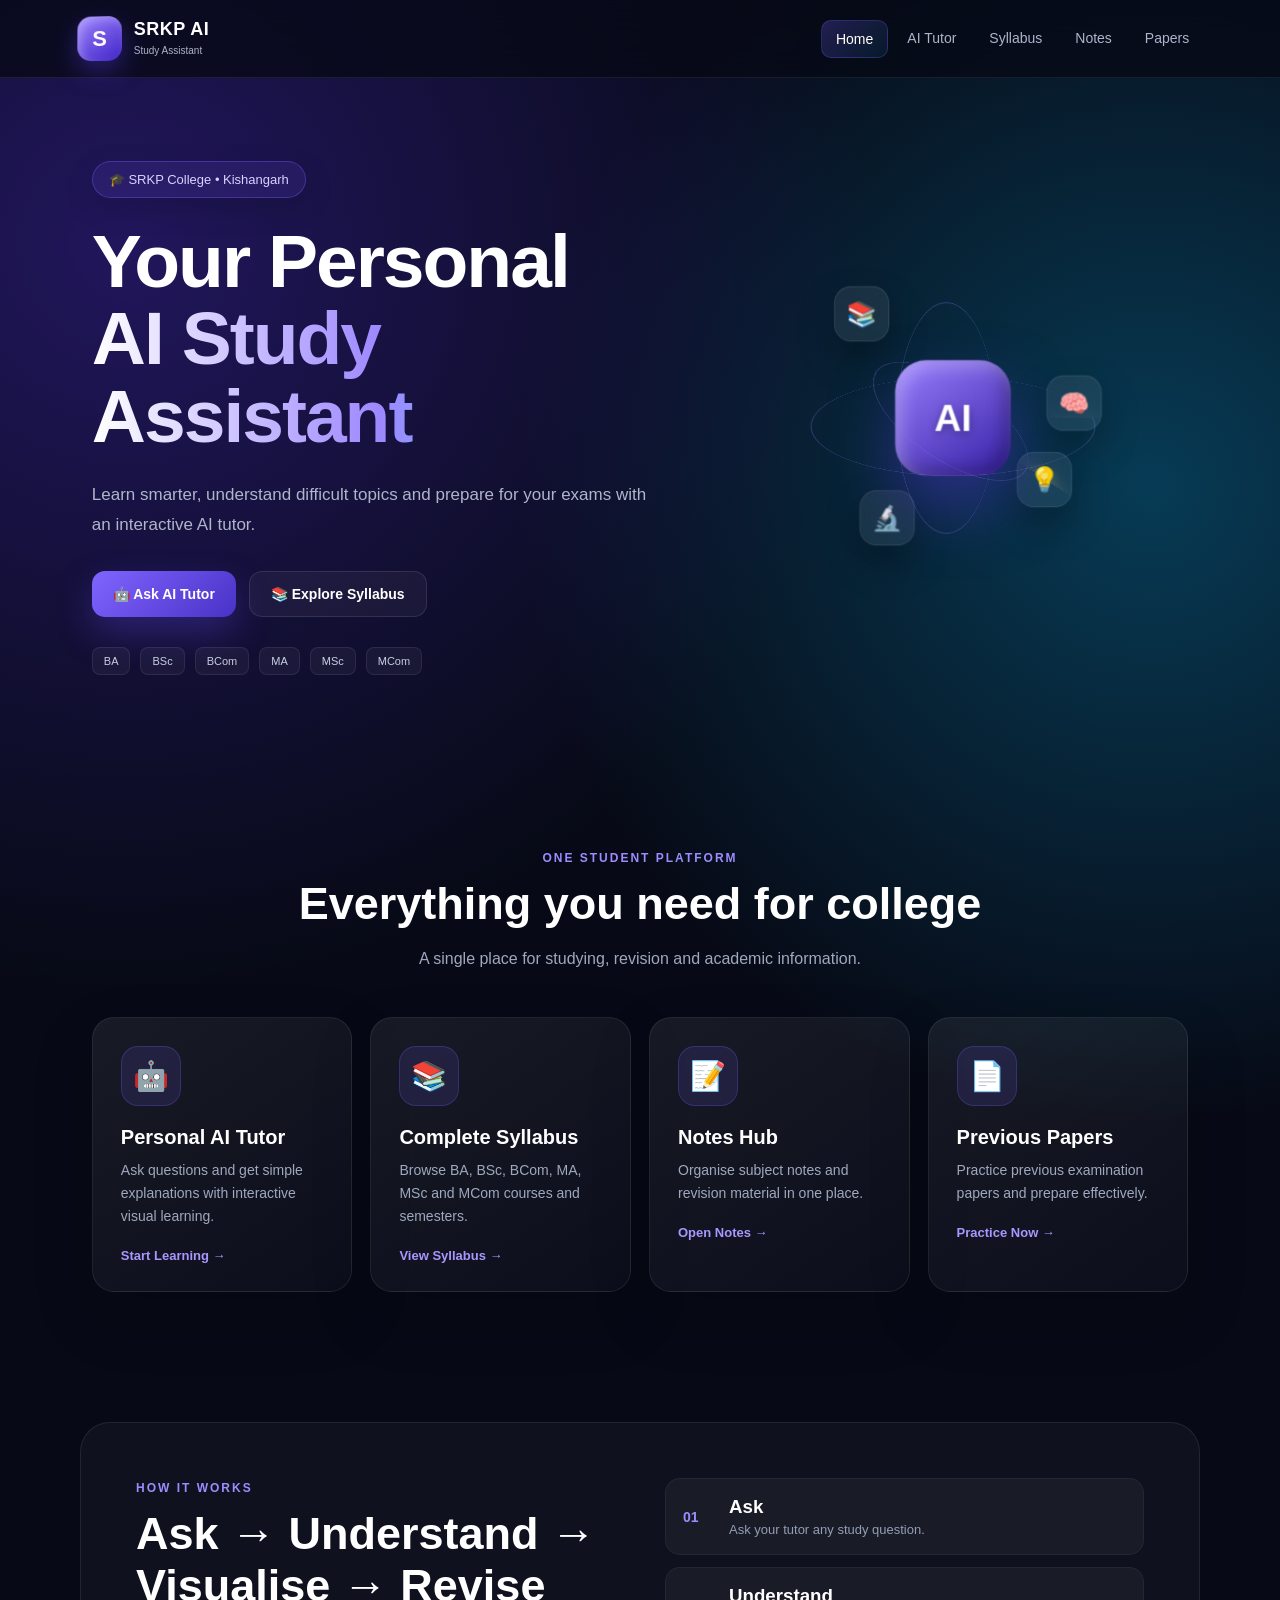
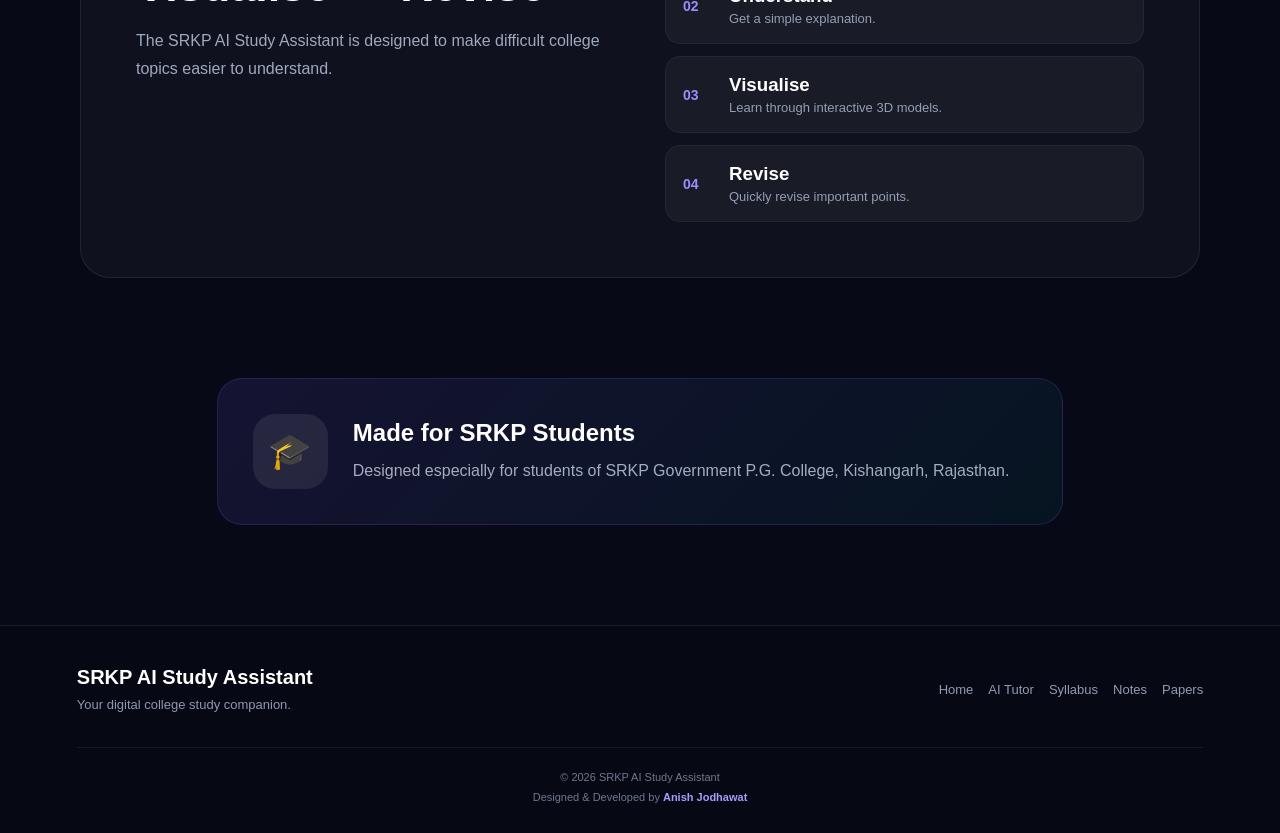
<file: index.html>
<!DOCTYPE html>
<html lang="en">
<head>
    <meta charset="UTF-8">
    <meta name="viewport" content="width=device-width, initial-scale=1.0">

    <title>SRKP AI Study Assistant | Anish Jodhawat</title>

    <link rel="stylesheet" href="style.css">
</head>

<body>

<!-- ================= NAVBAR ================= -->

<header class="navbar">

    <div class="logo">
        <div class="logo-box">S</div>

        <div>
            <h2>SRKP AI</h2>
            <span>Study Assistant</span>
        </div>
    </div>

    <nav id="navigation">

        <a href="index.html" class="active">
            Home
        </a>

        <a href="tutor.html">
            AI Tutor
        </a>

        <a href="syllabus.html">
            Syllabus
        </a>

        <a href="notes.html">
            Notes
        </a>

        <a href="papers.html">
            Papers
        </a>

    </nav>

    <button class="menu-button" onclick="toggleMenu()">
        ☰
    </button>

</header>


<!-- ================= HERO SECTION ================= -->

<section class="hero">

    <div class="hero-content">

        <div class="college-badge">
            🎓 SRKP College • Kishangarh
        </div>

        <h1>
            Your Personal
            <span>AI Study Assistant</span>
        </h1>

        <p>
            Learn smarter, understand difficult topics and prepare
            for your exams with an interactive AI tutor.
        </p>

        <div class="hero-buttons">

            <a href="tutor.html" class="btn primary-btn">
                🤖 Ask AI Tutor
            </a>

            <a href="syllabus.html" class="btn secondary-btn">
                📚 Explore Syllabus
            </a>

        </div>

        <div class="courses">

            <span>BA</span>
            <span>BSc</span>
            <span>BCom</span>
            <span>MA</span>
            <span>MSc</span>
            <span>MCom</span>

        </div>

    </div>


    <!-- ================= 3D AI VISUAL ================= -->

    <div class="hero-3d">

        <div class="scene">

            <div class="orbit orbit-one"></div>

            <div class="orbit orbit-two"></div>

            <div class="orbit orbit-three"></div>


            <div class="ai-core">

                <div class="core-text">
                    AI
                </div>

            </div>


            <div class="floating-icon book">
                📚
            </div>

            <div class="floating-icon brain">
                🧠
            </div>

            <div class="floating-icon science">
                🔬
            </div>

            <div class="floating-icon bulb">
                💡
            </div>

        </div>

    </div>

</section>


<!-- ================= FEATURES ================= -->

<section class="features-section">

    <div class="section-heading">

        <small>
            ONE STUDENT PLATFORM
        </small>

        <h2>
            Everything you need for college
        </h2>

        <p>
            A single place for studying, revision and academic
            information.
        </p>

    </div>


    <div class="features-grid">


        <!-- AI TUTOR -->

        <a href="tutor.html" class="feature-card">

            <div class="feature-icon">
                🤖
            </div>

            <h3>
                Personal AI Tutor
            </h3>

            <p>
                Ask questions and get simple explanations
                with interactive visual learning.
            </p>

            <span class="card-link">
                Start Learning →
            </span>

        </a>


        <!-- SYLLABUS -->

        <a href="syllabus.html" class="feature-card">

            <div class="feature-icon">
                📚
            </div>

            <h3>
                Complete Syllabus
            </h3>

            <p>
                Browse BA, BSc, BCom, MA, MSc and MCom
                courses and semesters.
            </p>

            <span class="card-link">
                View Syllabus →
            </span>

        </a>


        <!-- NOTES -->

        <a href="notes.html" class="feature-card">

            <div class="feature-icon">
                📝
            </div>

            <h3>
                Notes Hub
            </h3>

            <p>
                Organise subject notes and revision
                material in one place.
            </p>

            <span class="card-link">
                Open Notes →
            </span>

        </a>


        <!-- PAPERS -->

        <a href="papers.html" class="feature-card">

            <div class="feature-icon">
                📄
            </div>

            <h3>
                Previous Papers
            </h3>

            <p>
                Practice previous examination papers
                and prepare effectively.
            </p>

            <span class="card-link">
                Practice Now →
            </span>

        </a>

    </div>

</section>


<!-- ================= HOW IT WORKS ================= -->

<section class="how-section">

    <div class="how-content">

        <small>
            HOW IT WORKS
        </small>

        <h2>
            Ask → Understand → Visualise → Revise
        </h2>

        <p>
            The SRKP AI Study Assistant is designed to make
            difficult college topics easier to understand.
        </p>

    </div>


    <div class="steps">

        <div class="step">

            <div class="step-number">
                01
            </div>

            <div>
                <h3>
                    Ask
                </h3>

                <p>
                    Ask your tutor any study question.
                </p>
            </div>

        </div>


        <div class="step">

            <div class="step-number">
                02
            </div>

            <div>
                <h3>
                    Understand
                </h3>

                <p>
                    Get a simple explanation.
                </p>
            </div>

        </div>


        <div class="step">

            <div class="step-number">
                03
            </div>

            <div>
                <h3>
                    Visualise
                </h3>

                <p>
                    Learn through interactive 3D models.
                </p>
            </div>

        </div>


        <div class="step">

            <div class="step-number">
                04
            </div>

            <div>
                <h3>
                    Revise
                </h3>

                <p>
                    Quickly revise important points.
                </p>

            </div>

        </div>

    </div>

</section>


<!-- ================= COLLEGE SECTION ================= -->

<section class="college-section">

    <div class="college-card">

        <div class="college-icon">
            🎓
        </div>

        <div>

            <h2>
                Made for SRKP Students
            </h2>

            <p>
                Designed especially for students of
                SRKP Government P.G. College, Kishangarh,
                Rajasthan.
            </p>

        </div>

    </div>

</section>


<!-- ================= FOOTER ================= -->

<footer>

    <div class="footer-main">

        <div>

            <h2>
                SRKP AI Study Assistant
            </h2>

            <p>
                Your digital college study companion.
            </p>

        </div>


        <div class="footer-links">

            <a href="index.html">
                Home
            </a>

            <a href="tutor.html">
                AI Tutor
            </a>

            <a href="syllabus.html">
                Syllabus
            </a>

            <a href="notes.html">
                Notes
            </a>

            <a href="papers.html">
                Papers
            </a>

        </div>

    </div>


    <div class="copyright">

        © 2026 SRKP AI Study Assistant

        <br>

        Designed & Developed by
        <strong>
            Anish Jodhawat
        </strong>

    </div>

</footer>


<script src="script.js"></script>

</body>
</html>
</file>
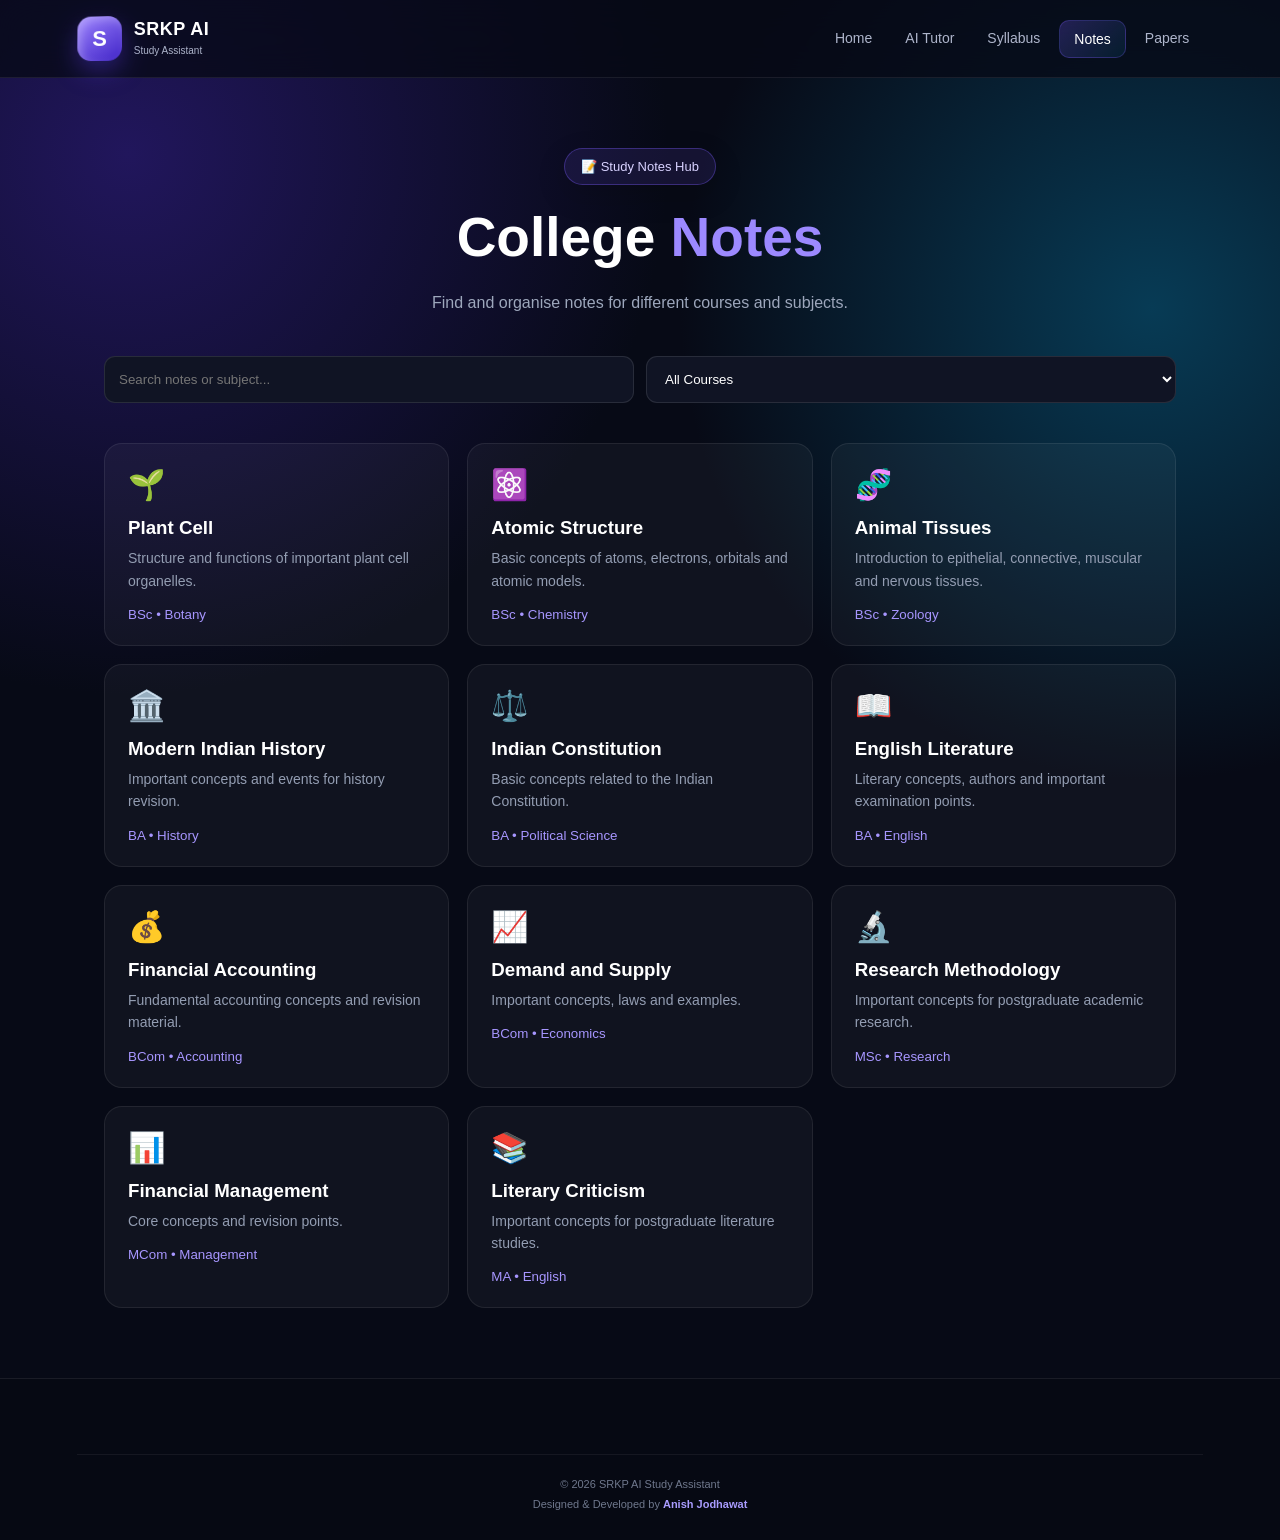
<file: notes.html>
<!DOCTYPE html>
<html lang="en">

<head>

<meta charset="UTF-8">

<meta
    name="viewport"
    content="width=device-width, initial-scale=1.0"
>

<title>Notes | SRKP AI Study Assistant</title>

<link rel="stylesheet" href="style.css">

<style>

.notes-page {
    max-width:1200px;
    margin:auto;
    padding:70px 5%;
}

.notes-hero {
    text-align:center;
    max-width:750px;
    margin:auto;
}

.notes-hero h1 {
    font-size:55px;
    margin:20px 0;
}

.notes-hero h1 span {
    color:#9c89ff;
}

.notes-hero p {
    color:#9da7bc;
    line-height:1.7;
}

.notes-controls {
    display:grid;
    grid-template-columns:1fr 1fr;
    gap:12px;
    margin:40px 0;
}

.notes-controls input,
.notes-controls select {
    padding:14px;
    border-radius:11px;
    border:1px solid rgba(255,255,255,.1);
    background:#101424;
    color:white;
}

.notes-grid {
    display:grid;
    grid-template-columns:
        repeat(3,1fr);
    gap:18px;
}

.note-card {
    padding:23px;
    border-radius:18px;
    background:rgba(255,255,255,.04);
    border:1px solid rgba(255,255,255,.08);
    transition:.25s;
}

.note-card:hover {
    transform:translateY(-5px);
    border-color:rgba(124,92,255,.4);
}

.note-icon {
    font-size:30px;
    margin-bottom:15px;
}

.note-card h3 {
    margin-bottom:8px;
}

.note-card p {
    color:#939db2;
    line-height:1.6;
    font-size:14px;
}

.note-card small {
    display:block;
    margin-top:15px;
    color:#a796ff;
}

@media(max-width:850px) {
    .notes-grid {
        grid-template-columns:1fr 1fr;
    }
}

@media(max-width:600px) {
    .notes-grid,
    .notes-controls {
        grid-template-columns:1fr;
    }

    .notes-hero h1 {
        font-size:42px;
    }
}

</style>

</head>

<body>

<header class="navbar">

<div class="logo">

<div class="logo-box">S</div>

<div>
<h2>SRKP AI</h2>
<span>Study Assistant</span>
</div>

</div>

<nav id="navigation">

<a href="index.html">Home</a>
<a href="tutor.html">AI Tutor</a>
<a href="syllabus.html">Syllabus</a>
<a href="notes.html" class="active">Notes</a>
<a href="papers.html">Papers</a>

</nav>

<button
class="menu-button"
onclick="toggleMenu()">
☰
</button>

</header>


<main class="notes-page">

<section class="notes-hero">

<div class="college-badge">
📝 Study Notes Hub
</div>

<h1>
College
<span>Notes</span>
</h1>

<p>
Find and organise notes for different courses
and subjects.
</p>

</section>


<div class="notes-controls">

<input
id="noteSearch"
type="search"
placeholder="Search notes or subject..."
>

<select id="noteCourse">

<option value="all">All Courses</option>
<option>BA</option>
<option>BSc</option>
<option>BCom</option>
<option>MA</option>
<option>MSc</option>
<option>MCom</option>

</select>

</div>


<div
id="notesGrid"
class="notes-grid">
</div>

</main>


<footer>

<div class="copyright">

© 2026 SRKP AI Study Assistant

<br>

Designed & Developed by
<strong>Anish Jodhawat</strong>

</div>

</footer>


<script src="script.js"></script>
<script src="notes.js"></script>

</body>

</html>
</file>
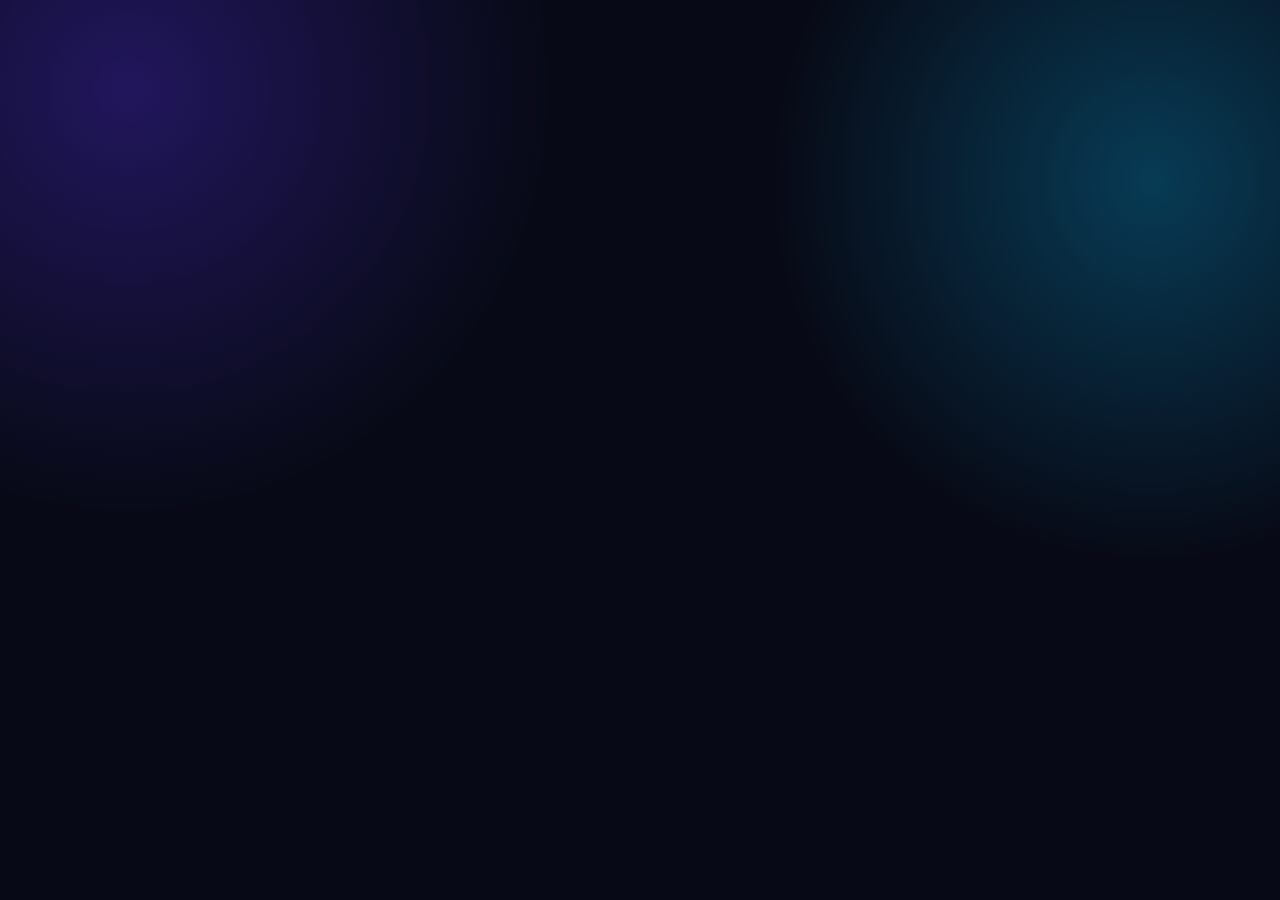
<file: papers.html>
<!DOCTYPE html>
<html lang="en">

<head>

    <meta charset="UTF-8">

    <meta
        name="viewport"
        content="width=device-width, initial-scale=1.0"
    >

    <meta
        name="description"
        content="SRKP AI Study Assistant - Previous Year Papers and Practice Papers"
    >

    <title>
        Previous Papers | SRKP AI Study Assistant
    </title>


    <!-- Main Website CSS -->
    <link rel="stylesheet" href="style.css">

    <style>

        /* ==========================================
           PAPERS PAGE
           ========================================== */

        .papers-page {

            width: 100%;
            max-width: 1250px;

            margin: auto;

            padding:
                70px 5%
                90px;

        }


        /* ==========================================
           HERO
           ========================================== */

        .papers-hero {

            text-align: center;

            max-width: 850px;

            margin: 0 auto 50px;

        }


        .papers-badge {

            display: inline-flex;

            padding: 8px 14px;

            border-radius: 50px;

            background:
                rgba(120, 95, 255, 0.12);

            border:
                1px solid
                rgba(120, 95, 255, 0.25);

            color: #a99aff;

            font-size: 12px;

            font-weight: 700;

            letter-spacing: 1px;

        }


        .papers-hero h1 {

            font-size:
                clamp(42px, 7vw, 70px);

            margin:
                22px 0 15px;

            line-height: 1.05;

        }


        .papers-hero h1 span {

            color: #9b87ff;

        }


        .papers-hero p {

            color: #9ba5ba;

            line-height: 1.8;

            font-size: 16px;

        }


        /* ==========================================
           SEARCH BOX
           ========================================== */

        .paper-search-box {

            margin-bottom: 25px;

            position: relative;

        }


        .paper-search-box input {

            width: 100%;

            box-sizing: border-box;

            padding:
                17px 20px 17px 50px;

            border-radius: 15px;

            border:
                1px solid
                rgba(255,255,255,.09);

            background:
                rgba(255,255,255,.04);

            color: white;

            outline: none;

            font-size: 15px;

        }


        .paper-search-box input:focus {

            border-color:
                rgba(125, 100, 255, .6);

            box-shadow:
                0 0 25px
                rgba(100,80,255,.12);

        }


        .search-icon {

            position: absolute;

            left: 18px;

            top: 50%;

            transform:
                translateY(-50%);

            font-size: 18px;

            opacity: .7;

        }


        /* ==========================================
           FILTERS
           ========================================== */

        .paper-filters {

            display: grid;

            grid-template-columns:
                repeat(3, 1fr);

            gap: 12px;

            margin-bottom: 35px;

        }


        .paper-filters select {

            width: 100%;

            box-sizing: border-box;

            padding: 14px;

            border-radius: 12px;

            border:
                1px solid
                rgba(255,255,255,.09);

            background: #101424;

            color: white;

            outline: none;

            cursor: pointer;

        }


        .paper-filters select:focus {

            border-color:
                #806aff;

        }


        /* ==========================================
           RESULT INFORMATION
           ========================================== */

        .paper-result-info {

            display: flex;

            justify-content: space-between;

            align-items: center;

            margin-bottom: 18px;

            color: #8993aa;

            font-size: 13px;

        }


        .clear-filter {

            border: none;

            background: transparent;

            color: #a99aff;

            cursor: pointer;

        }


        /* ==========================================
           PAPER GRID
           ========================================== */

        .papers-grid {

            display: grid;

            grid-template-columns:
                repeat(2, 1fr);

            gap: 18px;

        }


        /* ==========================================
           PAPER CARD
           ========================================== */

        .paper-card {

            position: relative;

            padding: 24px;

            border-radius: 20px;

            background:
                rgba(255,255,255,.035);

            border:
                1px solid
                rgba(255,255,255,.08);

            transition:
                transform .25s ease,
                border-color .25s ease,
                box-shadow .25s ease;

        }


        .paper-card:hover {

            transform:
                translateY(-5px);

            border-color:
                rgba(126,102,255,.4);

            box-shadow:
                0 20px 50px
                rgba(0,0,0,.2);

        }


        .paper-top {

            display: flex;

            justify-content:
                space-between;

            align-items:
                flex-start;

            gap: 15px;

        }


        .paper-icon {

            width: 50px;

            height: 50px;

            display: flex;

            align-items: center;

            justify-content: center;

            border-radius: 14px;

            background:
                rgba(124,92,255,.14);

            font-size: 25px;

        }


        .paper-year {

            padding: 6px 9px;

            border-radius: 8px;

            background:
                rgba(255,255,255,.05);

            color: #aab3c7;

            font-size: 11px;

        }


        .paper-card h3 {

            margin:
                18px 0 8px;

            font-size: 18px;

        }


        .paper-card p {

            margin: 0;

            color: #8f9aae;

            font-size: 13px;

            line-height: 1.6;

        }


        /* ==========================================
           TAGS
           ========================================== */

        .paper-tags {

            display: flex;

            flex-wrap: wrap;

            gap: 7px;

            margin-top: 16px;

        }


        .paper-tags span {

            padding: 6px 9px;

            border-radius
</file>
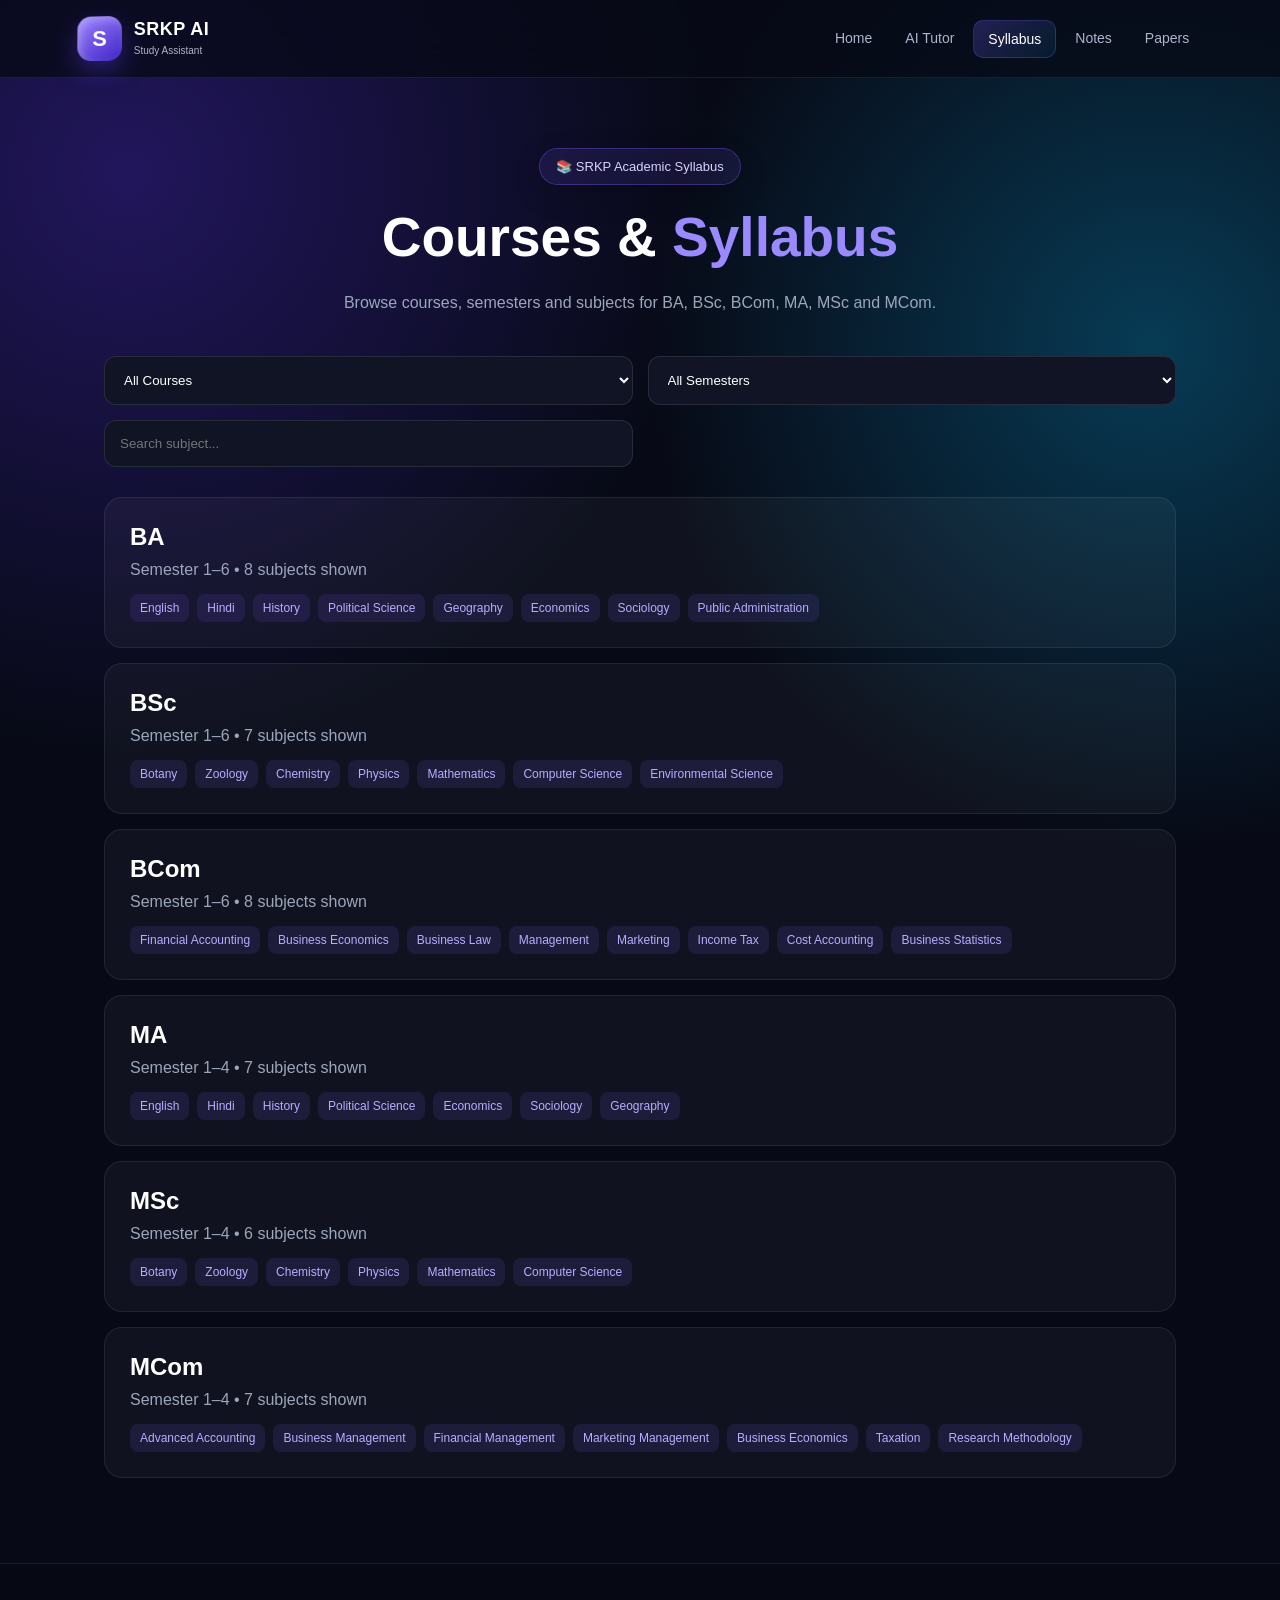
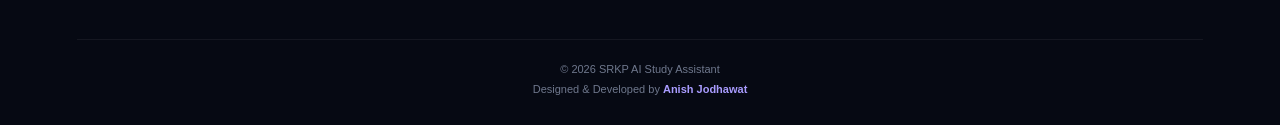
<file: syllabus.html>
<!DOCTYPE html>
<html lang="en">

<head>

<meta charset="UTF-8">

<meta
    name="viewport"
    content="width=device-width, initial-scale=1.0"
>

<title>Courses & Syllabus | SRKP AI</title>

<link rel="stylesheet" href="style.css">
<link rel="stylesheet" href="tutor.css">

<style>

.syllabus-page {
    max-width:1200px;
    margin:auto;
    padding:70px 5%;
}

.syllabus-hero {
    text-align:center;
    max-width:800px;
    margin:auto;
}

.syllabus-hero h1 {
    font-size:55px;
    margin:20px 0;
}

.syllabus-hero h1 span {
    color:#9b89ff;
}

.syllabus-hero p {
    color:#9ca6bb;
    line-height:1.7;
}

.syllabus-controls {
    margin-top:40px;
    display:grid;
    grid-template-columns:1fr 1fr;
    gap:15px;
}

.syllabus-controls select,
.syllabus-controls input {
    padding:15px;
    border-radius:12px;
    border:1px solid rgba(255,255,255,.1);
    background:#101424;
    color:white;
    outline:none;
}

.syllabus-list {
    margin-top:30px;
}

.course-card {
    padding:25px;
    margin-bottom:15px;
    border-radius:18px;
    background:rgba(255,255,255,.04);
    border:1px solid rgba(255,255,255,.08);
}

.course-card h2 {
    margin-bottom:10px;
}

.course-card p {
    color:#9ca6bb;
}

.subjects {
    display:flex;
    flex-wrap:wrap;
    gap:8px;
    margin-top:15px;
}

.subjects span {
    padding:7px 10px;
    border-radius:8px;
    background:rgba(124,92,255,.12);
    color:#b9adff;
    font-size:12px;
}

@media(max-width:700px) {
    .syllabus-controls {
        grid-template-columns:1fr;
    }

    .syllabus-hero h1 {
        font-size:42px;
    }
}

</style>

</head>

<body>

<header class="navbar">

<div class="logo">

<div class="logo-box">S</div>

<div>
<h2>SRKP AI</h2>
<span>Study Assistant</span>
</div>

</div>

<nav id="navigation">

<a href="index.html">Home</a>
<a href="tutor.html">AI Tutor</a>
<a href="syllabus.html" class="active">Syllabus</a>
<a href="notes.html">Notes</a>
<a href="papers.html">Papers</a>

</nav>

<button
class="menu-button"
onclick="toggleMenu()">
☰
</button>

</header>


<main class="syllabus-page">

<section class="syllabus-hero">

<div class="college-badge">
📚 SRKP Academic Syllabus
</div>

<h1>
Courses &
<span>Syllabus</span>
</h1>

<p>
Browse courses, semesters and subjects for
BA, BSc, BCom, MA, MSc and MCom.
</p>

</section>


<div class="syllabus-controls">

<select id="syllabusCourse">

<option value="all">All Courses</option>
<option value="BA">BA</option>
<option value="BSc">BSc</option>
<option value="BCom">BCom</option>
<option value="MA">MA</option>
<option value="MSc">MSc</option>
<option value="MCom">MCom</option>

</select>


<select id="syllabusSemester">

<option value="all">All Semesters</option>

<option value="1">Semester 1</option>
<option value="2">Semester 2</option>
<option value="3">Semester 3</option>
<option value="4">Semester 4</option>
<option value="5">Semester 5</option>
<option value="6">Semester 6</option>

</select>


<input
id="syllabusSearch"
placeholder="Search subject..."
>

</div>


<div
id="syllabusList"
class="syllabus-list">
</div>

</main>


<footer>

<div class="copyright">

© 2026 SRKP AI Study Assistant

<br>

Designed & Developed by
<strong>Anish Jodhawat</strong>

</div>

</footer>


<script src="script.js"></script>
<script src="syllabus.js"></script>

</body>

</html>
</file>
<file: style.css>
/* =====================================================
   SRKP AI STUDY ASSISTANT
   Designed & Developed by Anish Jodhawat
   ===================================================== */


/* =========================
   GLOBAL SETTINGS
   ========================= */

* {
    margin: 0;
    padding: 0;
    box-sizing: border-box;
}

html {
    scroll-behavior: smooth;
}

body {
    font-family: Arial, Helvetica, sans-serif;
    background:
        radial-gradient(circle at 10% 10%, #21165c 0%, transparent 30%),
        radial-gradient(circle at 90% 20%, #073b55 0%, transparent 28%),
        #070a16;
    color: #ffffff;
    min-height: 100vh;
    overflow-x: hidden;
}

a {
    text-decoration: none;
    color: inherit;
}

button {
    font-family: inherit;
}

::selection {
    background: #7c5cff;
    color: white;
}


/* =========================
   NAVBAR
   ========================= */

.navbar {
    height: 78px;
    width: 100%;

    display: flex;
    align-items: center;
    justify-content: space-between;

    padding: 0 6%;

    position: sticky;
    top: 0;
    z-index: 1000;

    background: rgba(7, 10, 22, 0.78);

    backdrop-filter: blur(18px);

    border-bottom: 1px solid rgba(255, 255, 255, 0.08);
}


/* LOGO */

.logo {
    display: flex;
    align-items: center;
    gap: 12px;
}

.logo-box {
    width: 45px;
    height: 45px;

    display: flex;
    align-items: center;
    justify-content: center;

    border-radius: 14px;

    font-size: 22px;
    font-weight: 900;

    background:
        linear-gradient(
            145deg,
            #9d83ff,
            #4024c7
        );

    box-shadow:
        inset 4px 4px 10px rgba(255,255,255,0.25),
        0 10px 25px rgba(82,55,220,0.4);

    transform:
        perspective(400px)
        rotateX(8deg)
        rotateY(-8deg);
}

.logo h2 {
    font-size: 18px;
    letter-spacing: 0.5px;
}

.logo span {
    font-size: 10px;
    color: #aeb5cb;
}


/* NAVIGATION */

.navbar nav {
    display: flex;
    gap: 5px;
}

.navbar nav a {
    padding: 10px 14px;

    color: #aeb5cb;

    font-size: 14px;

    border-radius: 10px;

    transition: 0.25s ease;
}

.navbar nav a:hover {
    color: white;

    background: rgba(255,255,255,0.08);

    transform: translateY(-2px);
}

.navbar nav a.active {
    color: white;

    background:
        linear-gradient(
            135deg,
            rgba(124,92,255,0.25),
            rgba(0,212,255,0.08)
        );

    border: 1px solid rgba(124,92,255,0.25);
}


/* MOBILE MENU BUTTON */

.menu-button {
    display: none;

    border: none;
    background: transparent;

    color: white;

    font-size: 28px;

    cursor: pointer;
}


/* =========================
   HERO SECTION
   ========================= */

.hero {
    max-width: 1250px;

    min-height: 680px;

    margin: auto;

    padding: 80px 6%;

    display: grid;

    grid-template-columns: 1.1fr 0.9fr;

    align-items: center;

    gap: 50px;
}


/* HERO CONTENT */

.hero-content {
    position: relative;
    z-index: 2;
}


/* COLLEGE BADGE */

.college-badge {
    display: inline-block;

    padding: 10px 16px;

    border-radius: 50px;

    font-size: 13px;

    color: #d8d2ff;

    background:
        rgba(124,92,255,0.12);

    border:
        1px solid rgba(124,92,255,0.35);

    box-shadow:
        0 10px 30px rgba(0,0,0,0.15);
}


/* HERO TITLE */

.hero h1 {
    font-size: clamp(45px, 6vw, 75px);

    line-height: 1.03;

    margin-top: 25px;
    margin-bottom: 25px;

    letter-spacing: -2px;
}

.hero h1 span {
    display: block;

    background:
        linear-gradient(
            90deg,
            #ffffff,
            #9d88ff,
            #47e6ff
        );

    -webkit-background-clip: text;

    background-clip: text;

    color: transparent;
}


/* HERO PARAGRAPH */

.hero-content > p {
    max-width: 650px;

    color: #aeb5cb;

    font-size: 17px;

    line-height: 1.8;
}


/* =========================
   HERO BUTTONS
   ========================= */

.hero-buttons {
    display: flex;

    flex-wrap: wrap;

    gap: 13px;

    margin-top: 30px;
}

.btn {
    display: inline-flex;

    align-items: center;

    justify-content: center;

    padding: 14px 21px;

    border-radius: 13px;

    font-size: 14px;

    font-weight: 700;

    transition: 0.3s ease;

    cursor: pointer;
}


/* PRIMARY */

.primary-btn {
    background:
        linear-gradient(
            135deg,
            #8064ff,
            #4932c7
        );

    box-shadow:
        0 15px 35px rgba(91,66,220,0.35);
}

.primary-btn:hover {
    transform: translateY(-4px);

    box-shadow:
        0 20px 45px rgba(91,66,220,0.5);
}


/* SECONDARY */

.secondary-btn {
    background:
        rgba(255,255,255,0.045);

    border:
        1px solid rgba(255,255,255,0.1);
}

.secondary-btn:hover {
    transform: translateY(-4px);

    background:
        rgba(255,255,255,0.09);
}


/* COURSE BADGES */

.courses {
    display: flex;

    flex-wrap: wrap;

    gap: 10px;

    margin-top: 30px;
}

.courses span {
    padding: 7px 11px;

    font-size: 11px;

    color: #c7cee0;

    background:
        rgba(255,255,255,0.045);

    border:
        1px solid rgba(255,255,255,0.08);

    border-radius: 8px;
}


/* =========================
   3D HERO AREA
   ========================= */

.hero-3d {
    min-height: 450px;

    display: flex;

    align-items: center;

    justify-content: center;
}


/* 3D SCENE */

.scene {
    width: 350px;
    height: 350px;

    position: relative;

    transform-style: preserve-3d;

    perspective: 900px;

    animation:
        sceneFloat 6s ease-in-out infinite;
}


/* MAIN AI CORE */

.ai-core {
    width: 130px;
    height: 130px;

    position: absolute;

    top: 50%;
    left: 50%;

    transform:
        translate(-50%, -50%)
        translateZ(40px);

    display: flex;

    align-items: center;
    justify-content: center;

    border-radius: 35px;

    background:
        linear-gradient(
            145deg,
            #9b80ff,
            #3620a5
        );

    box-shadow:

        inset 8px 8px 18px
        rgba(255,255,255,0.25),

        inset -8px -8px 18px
        rgba(0,0,0,0.25),

        0 35px 70px
        rgba(78,50,200,0.5);

    animation:
        coreFloat 4s ease-in-out infinite;
}


/* AI TEXT */

.core-text {
    font-size: 42px;

    font-weight: 900;

    text-shadow:
        0 4px 10px rgba(0,0,0,0.3);
}


/* =========================
   ORBITS
   ========================= */

.orbit {
    position: absolute;

    top: 50%;
    left: 50%;

    border-radius: 50%;

    border:
        1px solid rgba(139,121,255,0.35);

    transform-style: preserve-3d;
}


/* FIRST ORBIT */

.orbit-one {
    width: 330px;
    height: 330px;

    transform:
        translate(-50%, -50%)
        rotateX(70deg);

    animation:
        orbitRotate 9s linear infinite;
}


/* SECOND ORBIT */

.orbit-two {
    width: 270px;
    height: 270px;

    transform:
        translate(-50%, -50%)
        rotateY(65deg);

    animation:
        orbitRotateReverse 11s linear infinite;
}


/* THIRD ORBIT */

.orbit-three {
    width: 210px;
    height: 210px;

    transform:
        translate(-50%, -50%)
        rotateX(60deg)
        rotateY(30deg);

    animation:
        orbitRotate 7s linear infinite;
}


/* =========================
   FLOATING 3D ICONS
   ========================= */

.floating-icon {
    width: 65px;
    height: 65px;

    position: absolute;

    display: flex;

    align-items: center;
    justify-content: center;

    border-radius: 20px;

    font-size: 29px;

    background:
        rgba(255,255,255,0.08);

    border:
        1px solid rgba(255,255,255,0.12);

    backdrop-filter:
        blur(10px);

    box-shadow:
        0 20px 45px
        rgba(0,0,0,0.3);

    transform-style: preserve-3d;
}


/* BOOK */

.book {
    top: 20px;
    left: 35px;

    animation:
        iconOne 6s ease-in-out infinite;
}


/* BRAIN */

.brain {
    right: 0;
    top: 125px;

    animation:
        iconTwo 7s ease-in-out infinite;
}


/* SCIENCE */

.science {
    bottom: 25px;
    left: 65px;

    animation:
        iconThree 8s ease-in-out infinite;
}


/* BULB */

.bulb {
    bottom: 70px;
    right: 35px;

    animation:
        iconFour 6s ease-in-out infinite;
}


/* =========================
   3D ANIMATIONS
   ========================= */

@keyframes sceneFloat {

    0% {
        transform:
            perspective(900px)
            rotateX(8deg)
            rotateY(-5deg)
            translateY(0);
    }

    50% {
        transform:
            perspective(900px)
            rotateX(12deg)
            rotateY(8deg)
            translateY(-15px);
    }

    100% {
        transform:
            perspective(900px)
            rotateX(8deg)
            rotateY(-5deg)
            translateY(0);
    }
}


@keyframes coreFloat {

    0% {
        transform:
            translate(-50%, -50%)
            translateZ(40px)
            rotateY(0);
    }

    50% {
        transform:
            translate(-50%, -50%)
            translateZ(70px)
            rotateY(8deg);
    }

    100% {
        transform:
            translate(-50%, -50%)
            translateZ(40px)
            rotateY(0);
    }
}


@keyframes orbitRotate {

    from {
        transform:
            translate(-50%, -50%)
            rotateX(70deg)
            rotateZ(0);
    }

    to {
        transform:
            translate(-50%, -50%)
            rotateX(70deg)
            rotateZ(360deg);
    }
}


@keyframes orbitRotateReverse {

    from {
        transform:
            translate(-50%, -50%)
            rotateY(65deg)
            rotateZ(360deg);
    }

    to {
        transform:
            translate(-50%, -50%)
            rotateY(65deg)
            rotateZ(0);
    }
}


@keyframes iconOne {

    0%,100% {
        transform:
            translateZ(20px)
            translateY(0)
            rotate(0deg);
    }

    50% {
        transform:
            translateZ(80px)
            translateY(-18px)
            rotate(8deg);
    }
}


@keyframes iconTwo {

    0%,100% {
        transform:
            translateZ(30px)
            translateY(0)
            rotate(0);
    }

    50% {
        transform:
            translateZ(100px)
            translateY(-20px)
            rotate(-10deg);
    }
}


@keyframes iconThree {

    0%,100% {
        transform:
            translateZ(20px)
            translateY(0);
    }

    50% {
        transform:
            translateZ(90px)
            translateY(-15px)
            rotate(12deg);
    }
}


@keyframes iconFour {

    0%,100% {
        transform:
            translateZ(30px)
            translateY(0);
    }

    50% {
        transform:
            translateZ(100px)
            translateY(-20px)
            rotate(-8deg);
    }
}


/* =========================
   FEATURES SECTION
   ========================= */

.features-section {
    max-width: 1250px;

    margin: auto;

    padding: 90px 6%;
}


/* SECTION HEADING */

.section-heading {
    text-align: center;

    max-width: 700px;

    margin:
        0 auto
        45px;
}

.section-heading small,
.how-content small {
    color: #9c8cff;

    font-size: 12px;

    font-weight: 800;

    letter-spacing: 2px;
}

.section-heading h2,
.how-content h2 {
    margin-top: 12px;

    font-size:
        clamp(28px,4vw,45px);
}

.section-heading p,
.how-content p {
    color: #9fa8be;

    line-height: 1.7;

    margin-top: 15px;
}


/* FEATURE GRID */

.features-grid {
    display: grid;

    grid-template-columns:
        repeat(4,1fr);

    gap: 18px;
}


/* FEATURE CARD */

.feature-card {
    position: relative;

    padding: 28px;

    min-height: 270px;

    border-radius: 22px;

    background:
        linear-gradient(
            145deg,
            rgba(255,255,255,0.07),
            rgba(255,255,255,0.025)
        );

    border:
        1px solid rgba(255,255,255,0.08);

    box-shadow:
        0 25px 60px rgba(0,0,0,0.2);

    transition:
        transform .3s ease,
        border .3s ease,
        background .3s ease;
}


.feature-card:hover {
    transform:
        translateY(-10px)
        perspective(600px)
        rotateX(2deg);

    border-color:
        rgba(124,92,255,0.45);

    background:
        linear-gradient(
            145deg,
            rgba(124,92,255,0.13),
            rgba(255,255,255,0.04)
        );
}


/* FEATURE ICON */

.feature-icon {
    width: 60px;
    height: 60px;

    display: flex;

    align-items: center;
    justify-content: center;

    border-radius: 17px;

    font-size: 29px;

    background:
        rgba(124,92,255,0.13);

    border:
        1px solid rgba(124,92,255,0.25);

    margin-bottom: 20px;
}


.feature-card h3 {
    font-size: 20px;

    margin-bottom: 10px;
}


.feature-card p {
    color: #9fa8be;

    line-height: 1.65;

    font-size: 14px;
}


.card-link {
    display: block;

    margin-top: 20px;

    color: #a797ff;

    font-size: 13px;

    font-weight: 700;
}


/* =========================
   HOW SECTION
   ========================= */

.how-section {
    max-width: 1120px;

    margin: 40px auto 100px;

    padding: 55px;

    display: grid;

    grid-template-columns: 1fr 1fr;

    gap: 50px;

    border-radius: 30px;

    background:
        rgba(255,255,255,0.035);

    border:
        1px solid rgba(255,255,255,0.08);
}


.steps {
    display: grid;

    gap: 12px;
}


.step {
    display: flex;

    align-items: center;

    gap: 16px;

    padding: 17px;

    border-radius: 15px;

    background:
        rgba(255,255,255,0.045);

    border:
        1px solid rgba(255,255,255,0.05);

    transition: .25s ease;
}


.step:hover {
    transform: translateX(7px);

    border-color:
        rgba(124,92,255,0.3);
}


.step-number {
    color: #9c8cff;

    font-weight: 900;

    font-size: 14px;

    min-width: 30px;
}


.step h3 {
    margin-bottom: 4px;
}


.step p {
    color: #939db4;

    font-size: 13px;
}


/* =========================
   COLLEGE SECTION
   ========================= */

.college-section {
    max-width: 1000px;

    margin:
        0 auto 100px;

    padding: 0 6%;
}


.college-card {
    display: flex;

    align-items: center;

    gap: 25px;

    padding: 35px;

    border-radius: 25px;

    background:
        linear-gradient(
            135deg,
            rgba(124,92,255,0.12),
            rgba(0,212,255,0.05)
        );

    border:
        1px solid rgba(124,92,255,0.2);
}


.college-icon {
    width: 75px;
    height: 75px;

    flex-shrink: 0;

    display: flex;

    align-items: center;
    justify-content: center;

    font-size: 35px;

    border-radius: 22px;

    background:
        rgba(255,255,255,0.08);
}


.college-card h2 {
    margin-bottom: 10px;
}


.college-card p {
    color: #a4acc0;

    line-height: 1.7;
}


/* =========================
   FOOTER
   ========================= */

footer {
    border-top:
        1px solid
        rgba(255,255,255,0.08);

    padding:
        40px 6% 25px;

    background:
        rgba(0,0,0,0.15);
}


.footer-main {
    max-width: 1200px;

    margin: auto;

    display: flex;

    justify-content: space-between;

    gap: 30px;
}


.footer-main h2 {
    font-size: 20px;
}


.footer-main p {
    color: #8f98ae;

    font-size: 13px;

    margin-top: 8px;
}


.footer-links {
    display: flex;

    flex-wrap: wrap;

    gap: 15px;

    align-items: center;
}


.footer-links a {
    color: #929bb1;

    font-size: 13px;

    transition: .2s;
}


.footer-links a:hover {
    color: white;
}


.copyright {
    max-width: 1200px;

    margin:
        35px auto 0;

    padding-top: 20px;

    border-top:
        1px solid
        rgba(255,255,255,0.06);

    text-align: center;

    color: #6f788d;

    font-size: 11px;

    line-height: 1.8;
}


.copyright strong {
    color: #a99cff;
}


/* =========================
   RESPONSIVE DESIGN
   ========================= */

@media (max-width: 1000px) {

    .hero {
        grid-template-columns: 1fr;

        text-align: center;
    }

    .hero-content > p {
        margin: auto;
    }

    .hero-buttons {
        justify-content: center;
    }

    .courses {
        justify-content: center;
    }

    .hero-3d {
        min-height: 400px;
    }

    .features-grid {
        grid-template-columns:
            repeat(2,1fr);
    }

    .how-section {
        margin-left: 5%;
        margin-right: 5%;
    }
}


@media (max-width: 750px) {

    .navbar {
        height: 70px;
    }

    .navbar nav {
        display: none;

        position: absolute;

        top: 70px;

        left: 0;
        right: 0;

        padding: 15px 6%;

        flex-direction: column;

        background:
            rgba(7,10,22,0.97);

        border-bottom:
            1px solid
            rgba(255,255,255,0.08);
    }

    .navbar nav.show {
        display: flex;
    }

    .navbar nav a {
        padding: 14px;
    }

    .menu-button {
        display: block;
    }

    .hero {
        padding-top: 60px;
    }

    .hero h1 {
        letter-spacing: -1px;
    }

    .scene {
        transform:
            scale(.85);
    }

    .how-section {
        grid-template-columns: 1fr;

        padding: 35px 25px;
    }

    .footer-main {
        flex-direction: column;

        text-align: center;

        align-items: center;
    }
}


@media (max-width: 520px) {

    .hero {
        padding-left: 5%;
        padding-right: 5%;
    }

    .hero h1 {
        font-size: 44px;
    }

    .hero-3d {
        min-height: 330px;
    }

    .scene {
        transform:
            scale(.7);
    }

    .features-grid {
        grid-template-columns: 1fr;
    }

    .feature-card {
        min-height: auto;
    }

    .college-card {
        flex-direction: column;

        text-align: center;

        padding: 30px 20px;
    }

    .hero-buttons {
        flex-direction: column;
    }

    .btn {
        width: 100%;
    }

    .courses {
        gap: 6px;
    }

    .courses span {
        font-size: 10px;
    }
}
</file>
<file: tutor.css>
/* =====================================================
   SRKP AI TUTOR CSS
   ===================================================== */

.tutor-page {
    max-width: 1200px;
    margin: auto;
    padding: 70px 5%;
}


/* HERO */

.tutor-hero {
    text-align: center;
    max-width: 850px;
    margin: auto;
}

.tutor-hero h1 {
    font-size: clamp(48px, 7vw, 78px);
    margin: 25px 0 20px;
}

.tutor-hero h1 span {
    background: linear-gradient(90deg,#9c86ff,#48e4ff);
    -webkit-background-clip: text;
    background-clip: text;
    color: transparent;
}

.tutor-hero p {
    color: #a8b0c5;
    line-height: 1.8;
    font-size: 17px;
}

.course-pills {
    display: flex;
    justify-content: center;
    flex-wrap: wrap;
    gap: 8px;
    margin-top: 25px;
}

.course-pills span {
    padding: 7px 12px;
    border-radius: 8px;
    background: rgba(255,255,255,.05);
    border: 1px solid rgba(255,255,255,.08);
    color: #aeb7ca;
    font-size: 12px;
}


/* CHAT */

.ai-chat {
    margin-top: 55px;
    background: rgba(255,255,255,.035);
    border: 1px solid rgba(255,255,255,.09);
    border-radius: 25px;
    overflow: hidden;
    box-shadow: 0 30px 80px rgba(0,0,0,.25);
}

.chat-header {
    padding: 20px 24px;
    display: flex;
    justify-content: space-between;
    align-items: center;
    border-bottom: 1px solid rgba(255,255,255,.07);
}

.assistant-info {
    display: flex;
    align-items: center;
    gap: 14px;
}

.assistant-avatar {
    width: 52px;
    height: 52px;
    display: flex;
    justify-content: center;
    align-items: center;
    border-radius: 16px;
    background: linear-gradient(145deg,#8167ff,#3622a8);
    font-size: 26px;
    box-shadow: 0 10px 30px rgba(90,70,220,.35);
}

.assistant-info h2 {
    font-size: 17px;
}

.assistant-info p {
    color: #8e9ab2;
    font-size: 12px;
    margin-top: 4px;
}

.online-dot {
    display: inline-block;
    width: 7px;
    height: 7px;
    background: #55e59a;
    border-radius: 50%;
    margin-right: 5px;
}

.new-chat {
    border: 1px solid rgba(255,255,255,.1);
    background: rgba(255,255,255,.05);
    color: white;
    padding: 9px 13px;
    border-radius: 9px;
    cursor: pointer;
}


/* CONTEXT */

.study-context {
    padding: 15px 20px;
    display: grid;
    grid-template-columns: 1fr 1fr 1.3fr;
    gap: 10px;
    border-bottom: 1px solid rgba(255,255,255,.06);
}

.study-context select,
.study-context input {
    width: 100%;
    padding: 12px;
    border-radius: 10px;
    border: 1px solid rgba(255,255,255,.08);
    background: #111526;
    color: white;
    outline: none;
}


/* CHAT MESSAGES */

.chat-messages {
    min-height: 430px;
    max-height: 600px;
    overflow-y: auto;
    padding: 25px;
}

.message {
    display: flex;
    gap: 12px;
    margin-bottom: 25px;
    max-width: 850px;
}

.message-avatar {
    flex-shrink: 0;
    width: 36px;
    height: 36px;
    display: flex;
    align-items: center;
    justify-content: center;
    border-radius: 11px;
    background: rgba(124,92,255,.15);
}

.message-body {
    padding: 15px 18px;
    border-radius: 16px;
    background: rgba(255,255,255,.045);
    line-height: 1.7;
    color: #d8deec;
}

.message-body strong {
    display: block;
    margin-bottom: 7px;
    color: white;
}

.message-body p {
    margin: 7px 0;
}

.message-body ul {
    padding-left: 20px;
}

.user-message {
    margin-left: auto;
    flex-direction: row-reverse;
}

.user-message .message-body {
    background: rgba(91,70,220,.25);
}


/* QUICK ACTIONS */

.quick-actions {
    padding: 0 20px 15px;
    display: flex;
    flex-wrap: wrap;
    gap: 8px;
}

.quick-actions button {
    padding: 9px 12px;
    border-radius: 9px;
    border: 1px solid rgba(255,255,255,.08);
    background: rgba(255,255,255,.04);
    color: #b9c2d5;
    cursor: pointer;
    transition: .2s;
}

.quick-actions button:hover {
    background: rgba(124,92,255,.15);
    color: white;
}


/* INPUT */

.input-area {
    display: flex;
    gap: 10px;
    padding: 15px 20px;
    border-top: 1px solid rgba(255,255,255,.07);
}

.input-area textarea {
    flex: 1;
    resize: none;
    min-height: 52px;
    max-height: 160px;
    padding: 15px;
    border-radius: 13px;
    border: 1px solid rgba(255,255,255,.1);
    background: #101424;
    color: white;
    outline: none;
    font-family: inherit;
}

.voice-button,
.send-button {
    width: 52px;
    height: 52px;
    flex-shrink: 0;
    border: none;
    border-radius: 13px;
    cursor: pointer;
    font-size: 20px;
}

.voice-button {
    background: rgba(255,255,255,.07);
    color: white;
}

.send-button {
    background: linear-gradient(135deg,#8065ff,#4930c4);
    color: white;
}

.input-help {
    padding: 0 20px 15px;
    color: #707b93;
    font-size: 11px;
}


/* VISUAL LEARNING */

.visual-learning {
    margin-top: 70px;
}

.visual-title {
    display: flex;
    justify-content: space-between;
    align-items: center;
    gap: 20px;
}

.visual-title small {
    color: #9b8cff;
    letter-spacing: 2px;
    font-size: 11px;
}

.visual-title h2 {
    font-size: 32px;
    margin: 8px 0;
}

.visual-title p {
    color: #919bb0;
}

.engine-status {
    white-space: nowrap;
    padding: 9px 13px;
    border: 1px solid rgba(255,255,255,.08);
    border-radius: 10px;
    font-size: 12px;
    color: #a9b3c7;
}

.engine-status span {
    display: inline-block;
    width: 7px;
    height: 7px;
    border-radius: 50%;
    background: #52df9a;
    margin-right: 6px;
}


/* 3D CONTAINER */

.three-container {
    height: 430px;
    margin-top: 25px;
    position: relative;
    overflow: hidden;
    border-radius: 25px;
    border: 1px solid rgba(255,255,255,.08);
    background:
        radial-gradient(circle at center,
        rgba(88,66,220,.16),
        transparent 55%),
        #090d1b;
}

.visual-placeholder {
    position: absolute;
    inset: 0;
    display: flex;
    flex-direction: column;
    align-items: center;
    justify-content: center;
    text-align: center;
}

.visual-icon {
    font-size: 65px;
    margin-bottom: 15px;
    animation: visualFloat 4s ease-in-out infinite;
}

.visual-placeholder h3 {
    font-size: 20px;
}

.visual-placeholder p {
    color: #7f899f;
    margin-top: 8px;
}


@keyframes visualFloat {
    0%,100% {
        transform: translateY(0);
    }

    50% {
        transform: translateY(-15px);
    }
}


/* RESPONSIVE */

@media(max-width:750px) {

    .tutor-page {
        padding-top: 45px;
    }

    .chat-header {
        align-items: flex-start;
        gap: 15px;
    }

    .new-chat {
        font-size: 11px;
    }

    .study-context {
        grid-template-columns: 1fr;
    }

    .visual-title {
        flex-direction: column;
        align-items: flex-start;
    }

    .three-container {
        height: 350px;
    }

    .input-area {
        gap: 6px;
    }

    .voice-button,
    .send-button {
        width: 45px;
        height: 45px;
    }
}
</file>
